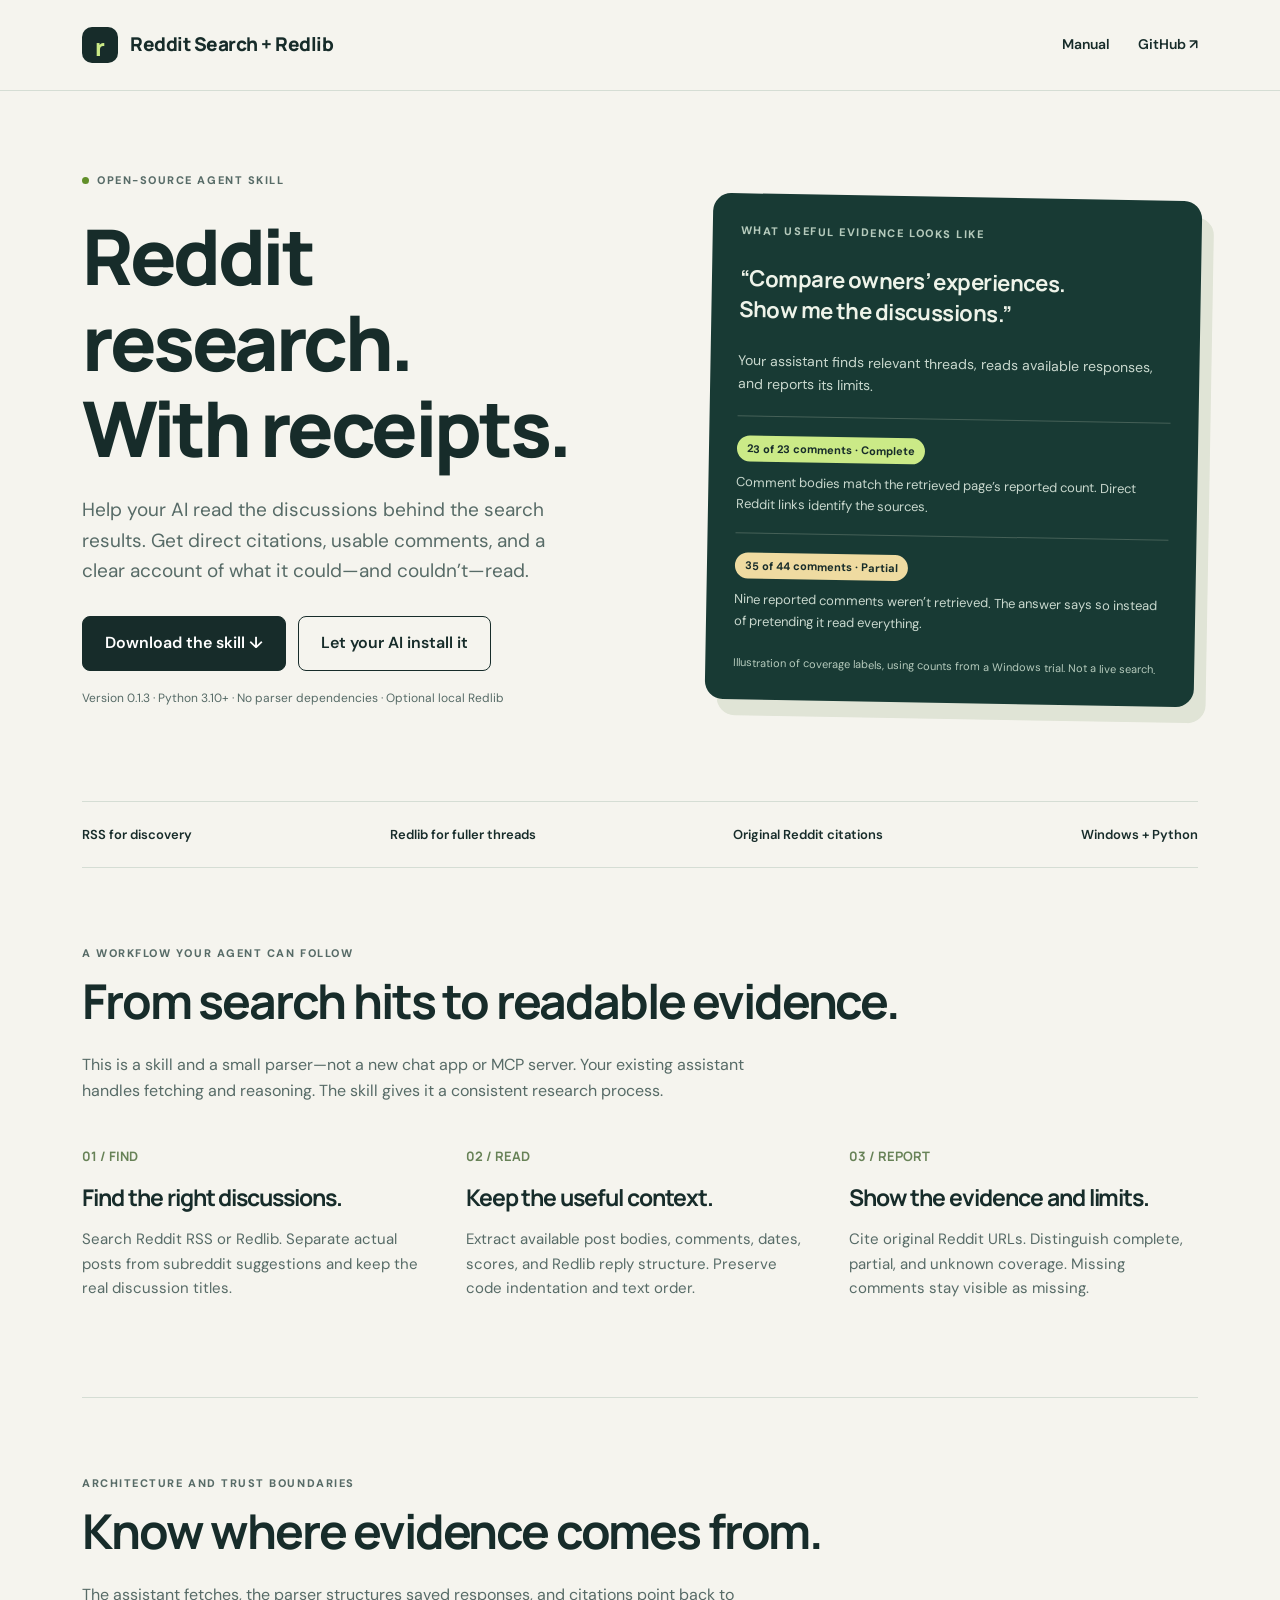
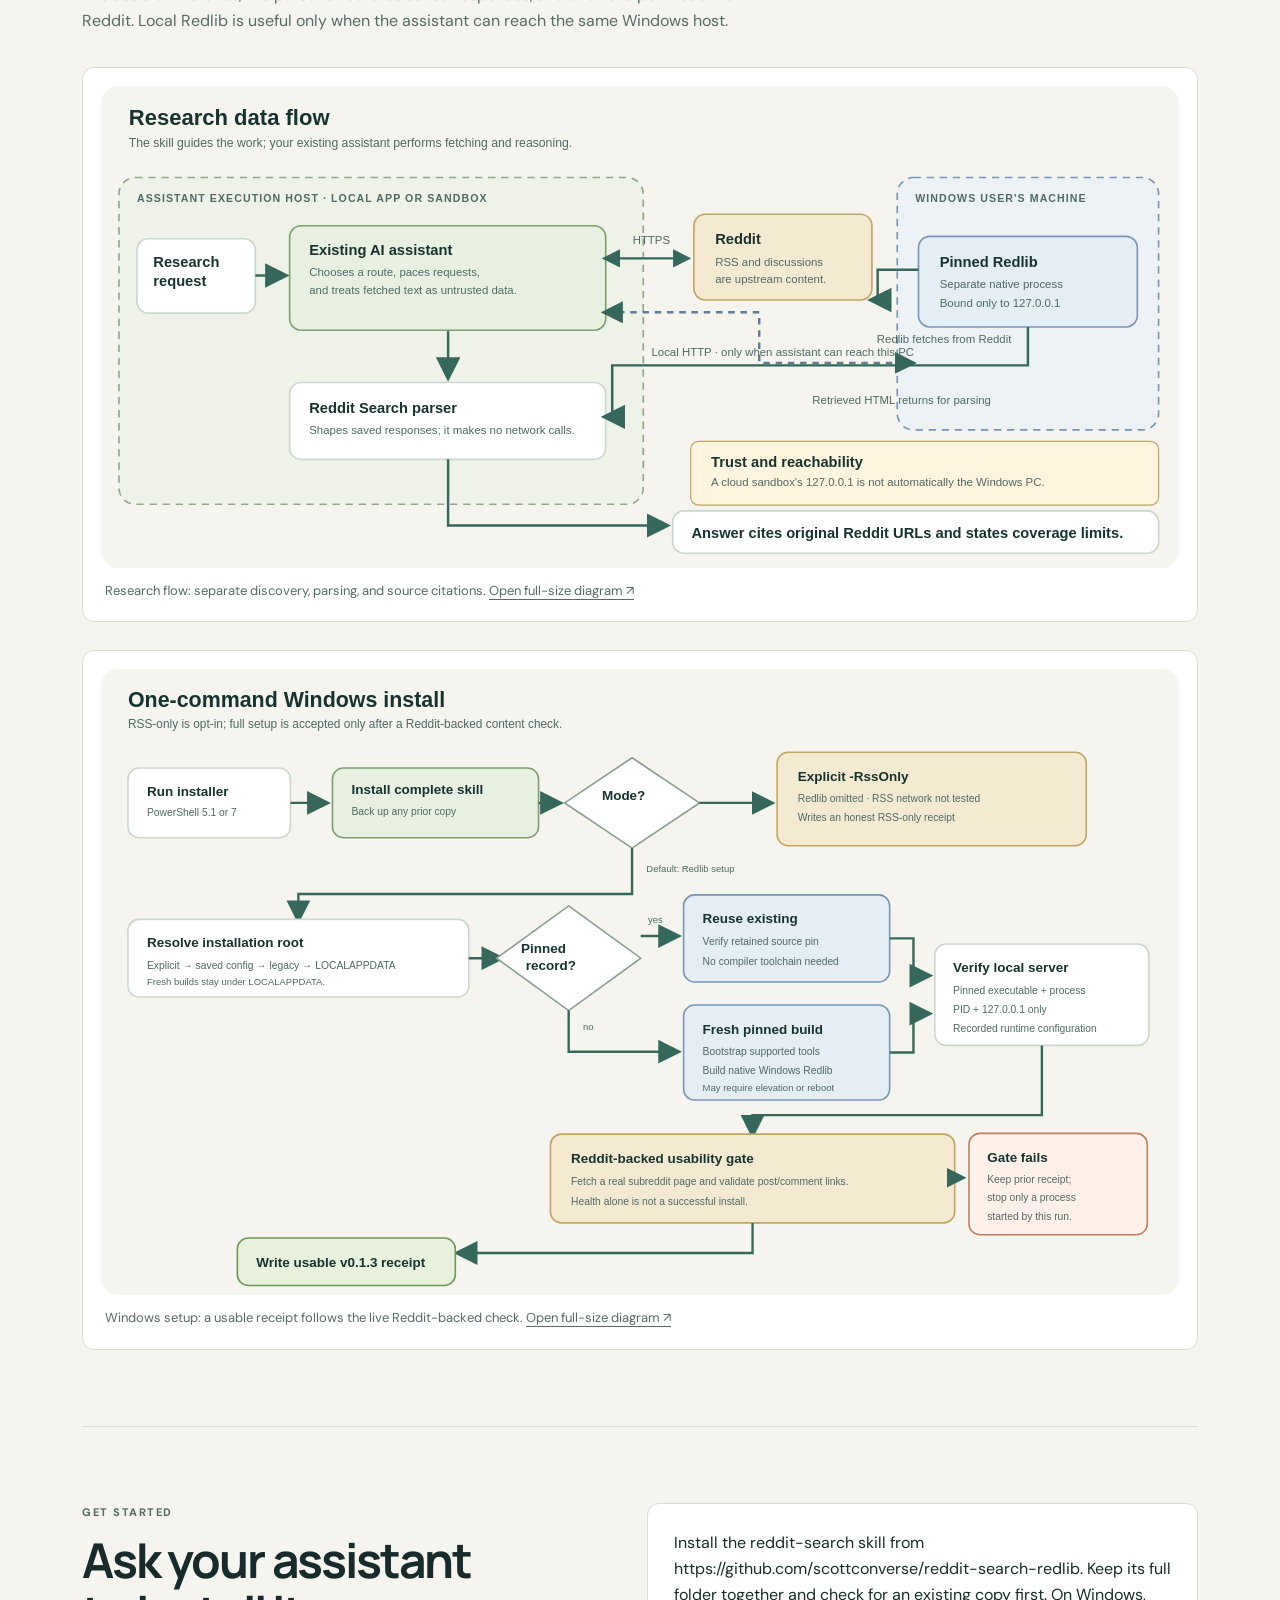
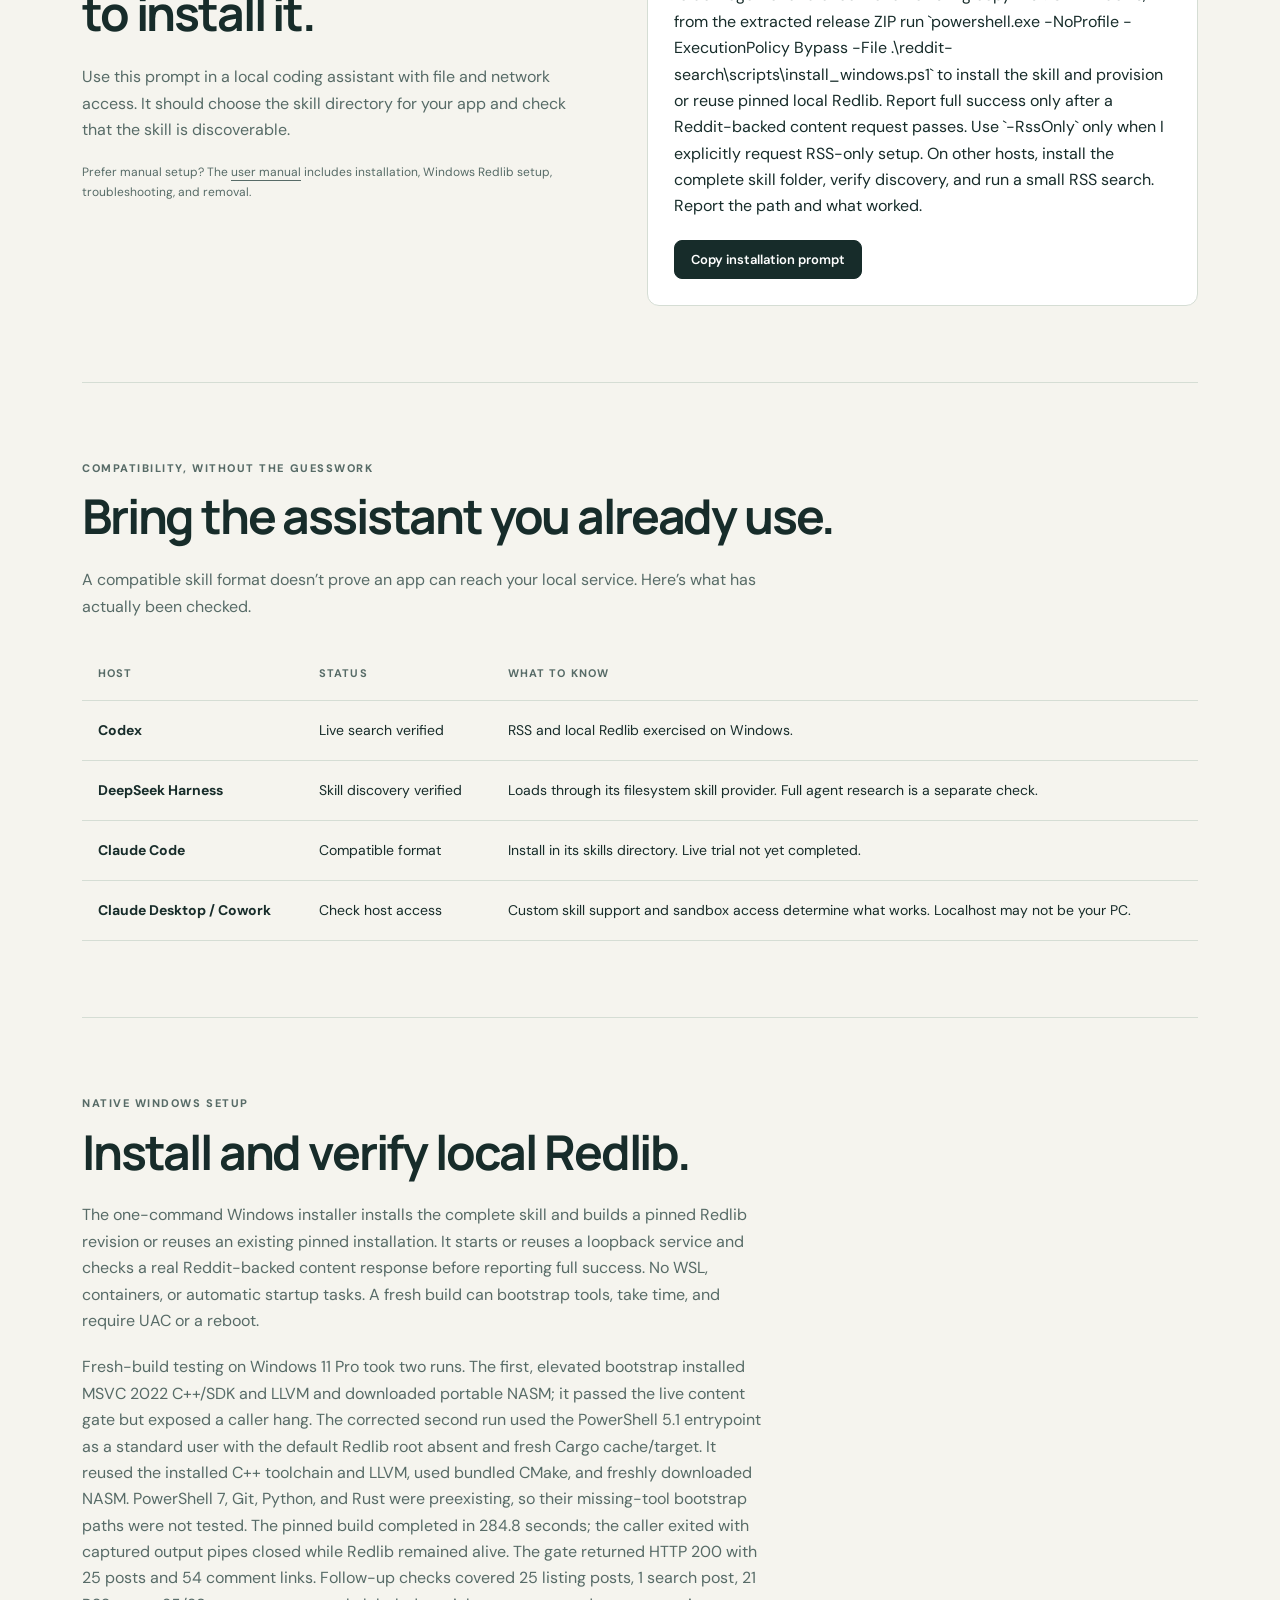
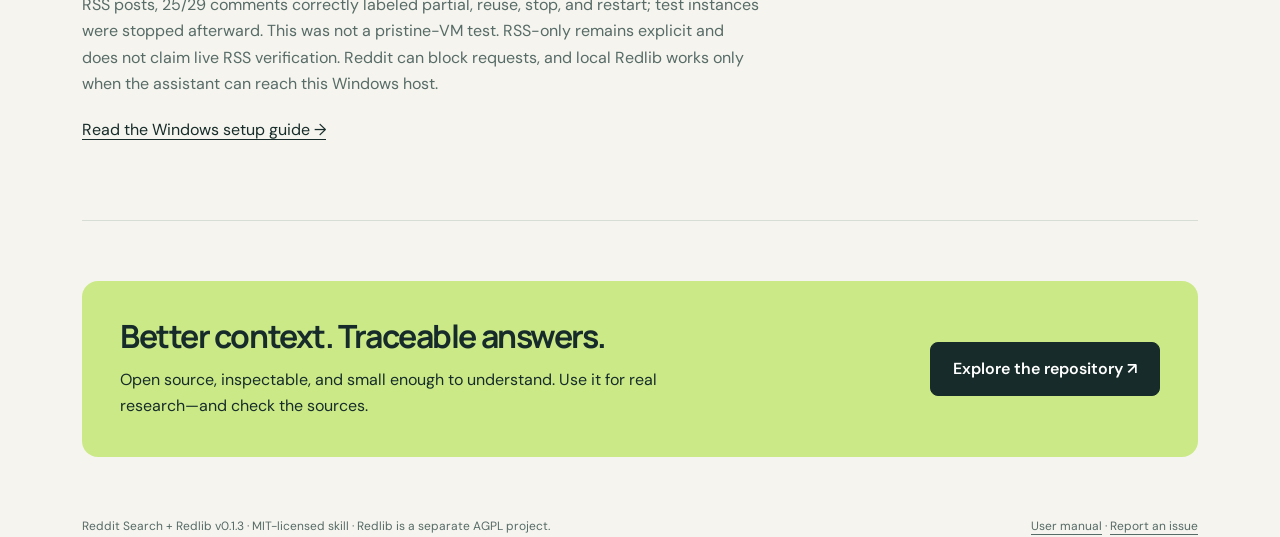
<file: docs/index.html>
<!doctype html>
<html lang="en"><head><meta charset="utf-8"><meta name="viewport" content="width=device-width, initial-scale=1"><meta name="description" content="An open-source agent skill for Reddit research with direct citations, structured comments, and honest coverage. Works with RSS and optional local Redlib."><title>Reddit Search + Redlib — Research with receipts</title><link rel="stylesheet" href="style.css"><link rel="icon" href="data:image/svg+xml,%3Csvg xmlns='http://www.w3.org/2000/svg' viewBox='0 0 64 64'%3E%3Crect width='64' height='64' rx='14' fill='%23172c2a'/%3E%3Ctext x='15' y='46' fill='%23cbea87' font-size='42'%3Er%3C/text%3E%3C/svg%3E"></head>
<body><header><nav class="wrap" aria-label="Main navigation"><a class="brand" href="./"><span class="mark" aria-hidden="true">r</span>Reddit Search + Redlib</a><div class="navlinks"><a href="manual.html">Manual</a><a href="https://github.com/scottconverse/reddit-search-redlib">GitHub ↗</a></div></nav></header>
<main class="wrap"><section class="hero"><div><div class="eyebrow"><span class="dot"></span>Open-source agent skill</div><h1>Reddit research.<br>With receipts.</h1><p class="lede">Help your AI read the discussions behind the search results. Get direct citations, usable comments, and a clear account of what it could—and couldn’t—read.</p><div class="actions"><a class="btn" href="https://github.com/scottconverse/reddit-search-redlib/releases/latest/download/reddit-search-redlib.zip">Download the skill ↓</a><a class="btn secondary" href="#install">Let your AI install it</a></div><p class="small">Version 0.1.3 · Python 3.10+ · No parser dependencies · Optional local Redlib</p></div><aside class="evidence" aria-label="Illustrative research output"><div class="eyebrow">What useful evidence looks like</div><h3>“Compare owners’ experiences.<br>Show me the discussions.”</h3><p class="query">Your assistant finds relevant threads, reads available responses, and reports its limits.</p><div class="evidence-row"><span class="badge">23 of 23 comments · Complete</span><p>Comment bodies match the retrieved page’s reported count. Direct Reddit links identify the sources.</p></div><div class="evidence-row"><span class="badge partial">35 of 44 comments · Partial</span><p>Nine reported comments weren’t retrieved. The answer says so instead of pretending it read everything.</p></div><p class="foot">Illustration of coverage labels, using counts from a Windows trial. Not a live search.</p></aside></section>
<div class="strip"><span>RSS for discovery</span><span>Redlib for fuller threads</span><span>Original Reddit citations</span><span>Windows + Python</span></div>
<section class="section"><div class="eyebrow">A workflow your agent can follow</div><h2>From search hits to readable evidence.</h2><p class="section-intro">This is a skill and a small parser—not a new chat app or MCP server. Your existing assistant handles fetching and reasoning. The skill gives it a consistent research process.</p><div class="cards"><article><span class="num">01 / FIND</span><h3>Find the right discussions.</h3><p>Search Reddit RSS or Redlib. Separate actual posts from subreddit suggestions and keep the real discussion titles.</p></article><article><span class="num">02 / READ</span><h3>Keep the useful context.</h3><p>Extract available post bodies, comments, dates, scores, and Redlib reply structure. Preserve code indentation and text order.</p></article><article><span class="num">03 / REPORT</span><h3>Show the evidence and limits.</h3><p>Cite original Reddit URLs. Distinguish complete, partial, and unknown coverage. Missing comments stay visible as missing.</p></article></div></section>
<section class="section architecture"><div class="eyebrow">Architecture and trust boundaries</div><h2>Know where evidence comes from.</h2><p class="section-intro">The assistant fetches, the parser structures saved responses, and citations point back to Reddit. Local Redlib is useful only when the assistant can reach the same Windows host.</p><div class="architecture-grid"><figure><img src="diagrams/reddit-research-flow.svg" alt="Research flow from the assistant through Reddit RSS or loopback Redlib and the parser to Reddit citations; fetched content is untrusted."><figcaption>Research flow: separate discovery, parsing, and source citations. <a href="diagrams/reddit-research-flow.svg">Open full-size diagram ↗</a></figcaption></figure><figure><img src="diagrams/windows-install-flow.svg" alt="Windows setup flow with an explicit RSS-only branch, pinned Redlib reuse or build, ownership checks, and a Reddit-backed usability gate."><figcaption>Windows setup: a usable receipt follows the live Reddit-backed check. <a href="diagrams/windows-install-flow.svg">Open full-size diagram ↗</a></figcaption></figure></div></section>
<section id="install" class="section install-grid"><div><div class="eyebrow">Get started</div><h2>Ask your assistant<br>to install it.</h2><p class="section-intro">Use this prompt in a local coding assistant with file and network access. It should choose the skill directory for your app and check that the skill is discoverable.</p><p class="small">Prefer manual setup? The <a href="manual.html">user manual</a> includes installation, Windows Redlib setup, troubleshooting, and removal.</p></div><div class="prompt"><p id="install-prompt">Install the reddit-search skill from https://github.com/scottconverse/reddit-search-redlib. Keep its full folder together and check for an existing copy first. On Windows, from the extracted release ZIP run `powershell.exe -NoProfile -ExecutionPolicy Bypass -File .\reddit-search\scripts\install_windows.ps1` to install the skill and provision or reuse pinned local Redlib. Report full success only after a Reddit-backed content request passes. Use `-RssOnly` only when I explicitly request RSS-only setup. On other hosts, install the complete skill folder, verify discovery, and run a small RSS search. Report the path and what worked.</p><button class="btn" id="copy-prompt" type="button">Copy installation prompt</button><span class="copy-status" id="copy-status" role="status"></span></div></section>
<section class="section"><div class="eyebrow">Compatibility, without the guesswork</div><h2>Bring the assistant you already use.</h2><p class="section-intro">A compatible skill format doesn’t prove an app can reach your local service. Here’s what has actually been checked.</p><table class="compat"><thead><tr><th>Host</th><th>Status</th><th>What to know</th></tr></thead><tbody><tr><td>Codex</td><td>Live search verified</td><td>RSS and local Redlib exercised on Windows.</td></tr><tr><td>DeepSeek Harness</td><td>Skill discovery verified</td><td>Loads through its filesystem skill provider. Full agent research is a separate check.</td></tr><tr><td>Claude Code</td><td>Compatible format</td><td>Install in its skills directory. Live trial not yet completed.</td></tr><tr><td>Claude Desktop / Cowork</td><td>Check host access</td><td>Custom skill support and sandbox access determine what works. Localhost may not be your PC.</td></tr></tbody></table></section>
<section class="section"><div class="eyebrow">Native Windows setup</div><h2>Install and verify local Redlib.</h2><p class="section-intro">The one-command Windows installer installs the complete skill and builds a pinned Redlib revision or reuses an existing pinned installation. It starts or reuses a loopback service and checks a real Reddit-backed content response before reporting full success. No WSL, containers, or automatic startup tasks. A fresh build can bootstrap tools, take time, and require UAC or a reboot.</p><p class="section-intro">Fresh-build testing on Windows 11 Pro took two runs. The first, elevated bootstrap installed MSVC 2022 C++/SDK and LLVM and downloaded portable NASM; it passed the live content gate but exposed a caller hang. The corrected second run used the PowerShell 5.1 entrypoint as a standard user with the default Redlib root absent and fresh Cargo cache/target. It reused the installed C++ toolchain and LLVM, used bundled CMake, and freshly downloaded NASM. PowerShell 7, Git, Python, and Rust were preexisting, so their missing-tool bootstrap paths were not tested. The pinned build completed in 284.8 seconds; the caller exited with captured output pipes closed while Redlib remained alive. The gate returned HTTP 200 with 25 posts and 54 comment links. Follow-up checks covered 25 listing posts, 1 search post, 21 RSS posts, 25/29 comments correctly labeled partial, reuse, stop, and restart; test instances were stopped afterward. This was not a pristine-VM test. RSS-only remains explicit and does not claim live RSS verification. Reddit can block requests, and local Redlib works only when the assistant can reach this Windows host.</p><a href="manual.html#4-optional-local-redlib-on-windows">Read the Windows setup guide →</a></section>
<section class="closing"><div><h2>Better context. Traceable answers.</h2><p>Open source, inspectable, and small enough to understand. Use it for real research—and check the sources.</p></div><a class="btn" href="https://github.com/scottconverse/reddit-search-redlib">Explore the repository ↗</a></section></main>
<footer class="wrap"><span>Reddit Search + Redlib v0.1.3 · MIT-licensed skill · Redlib is a separate AGPL project.</span><span><a href="manual.html">User manual</a> · <a href="https://github.com/scottconverse/reddit-search-redlib/issues">Report an issue</a></span></footer>
<script>document.getElementById('copy-prompt').addEventListener('click',async()=>{const status=document.getElementById('copy-status');try{await navigator.clipboard.writeText(document.getElementById('install-prompt').textContent);status.textContent='Copied.'}catch{status.textContent='Select and copy the prompt above.'}});</script></body></html>
</file>
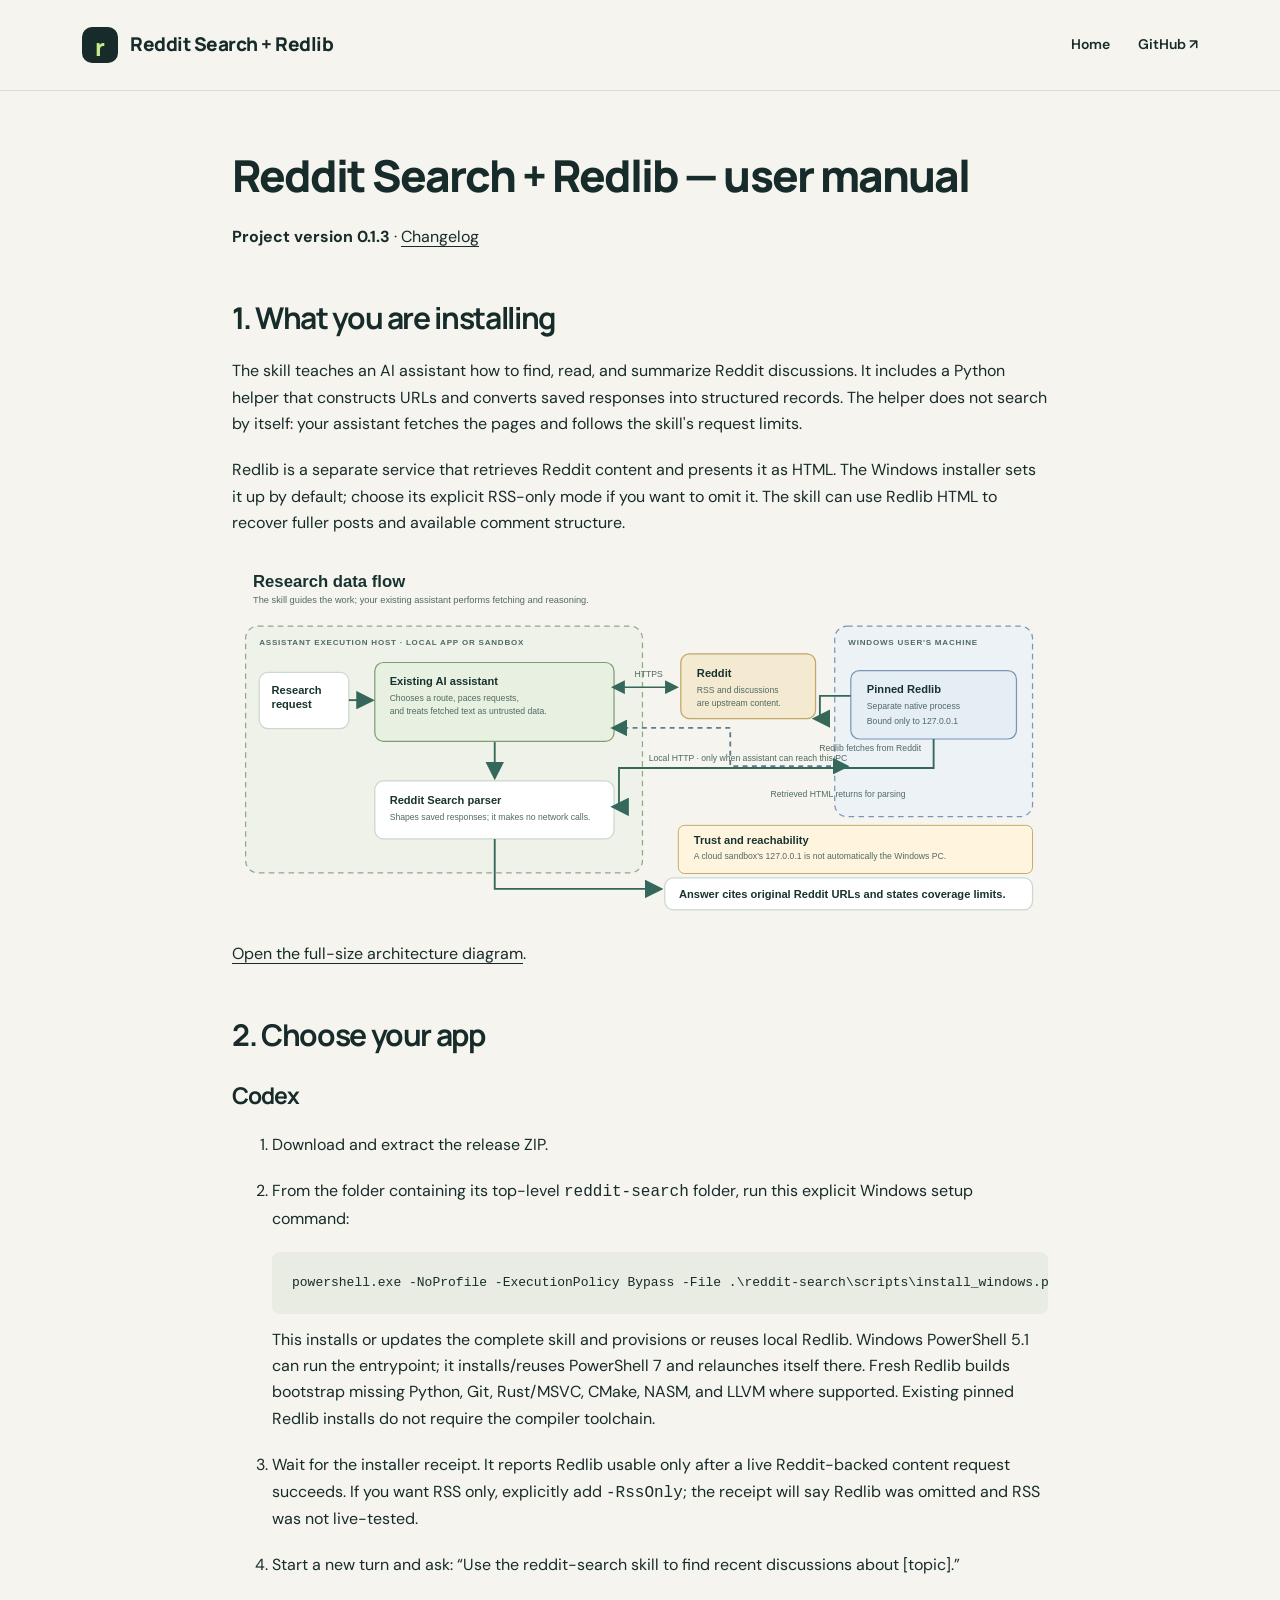
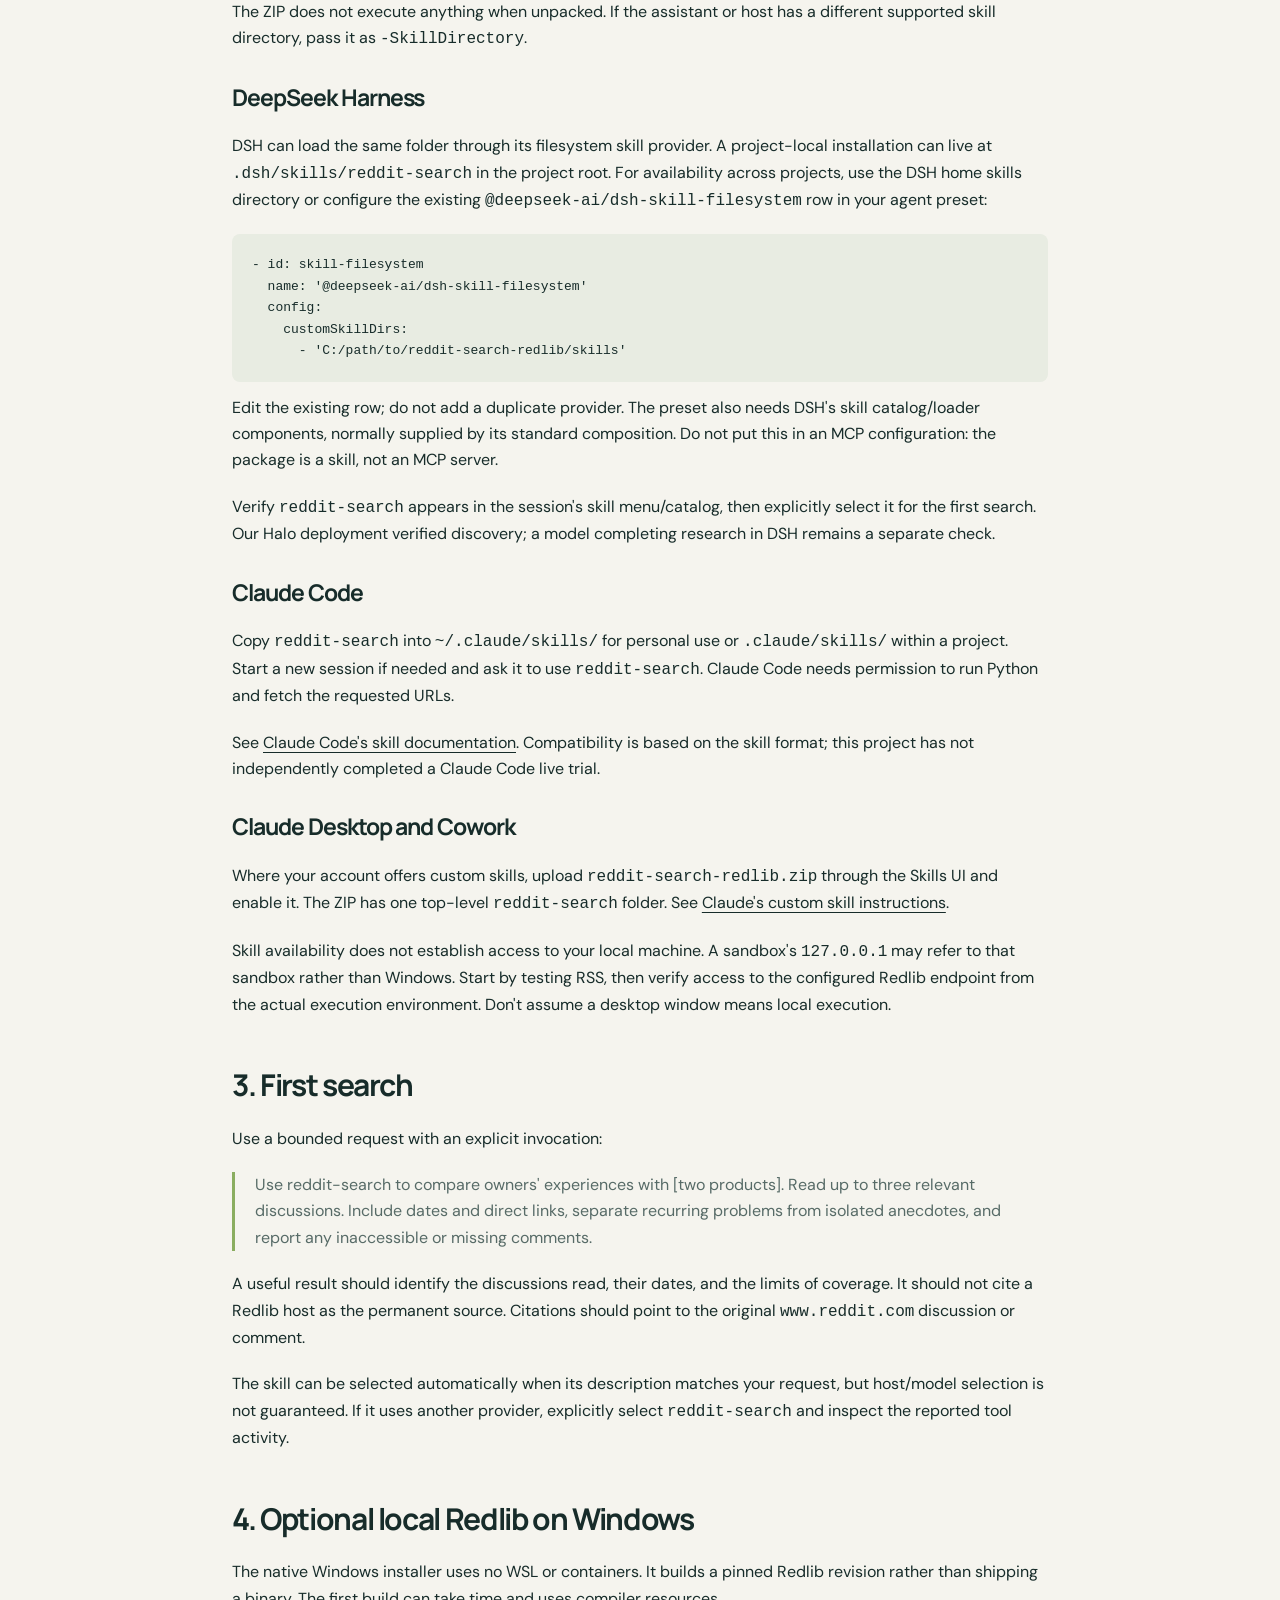
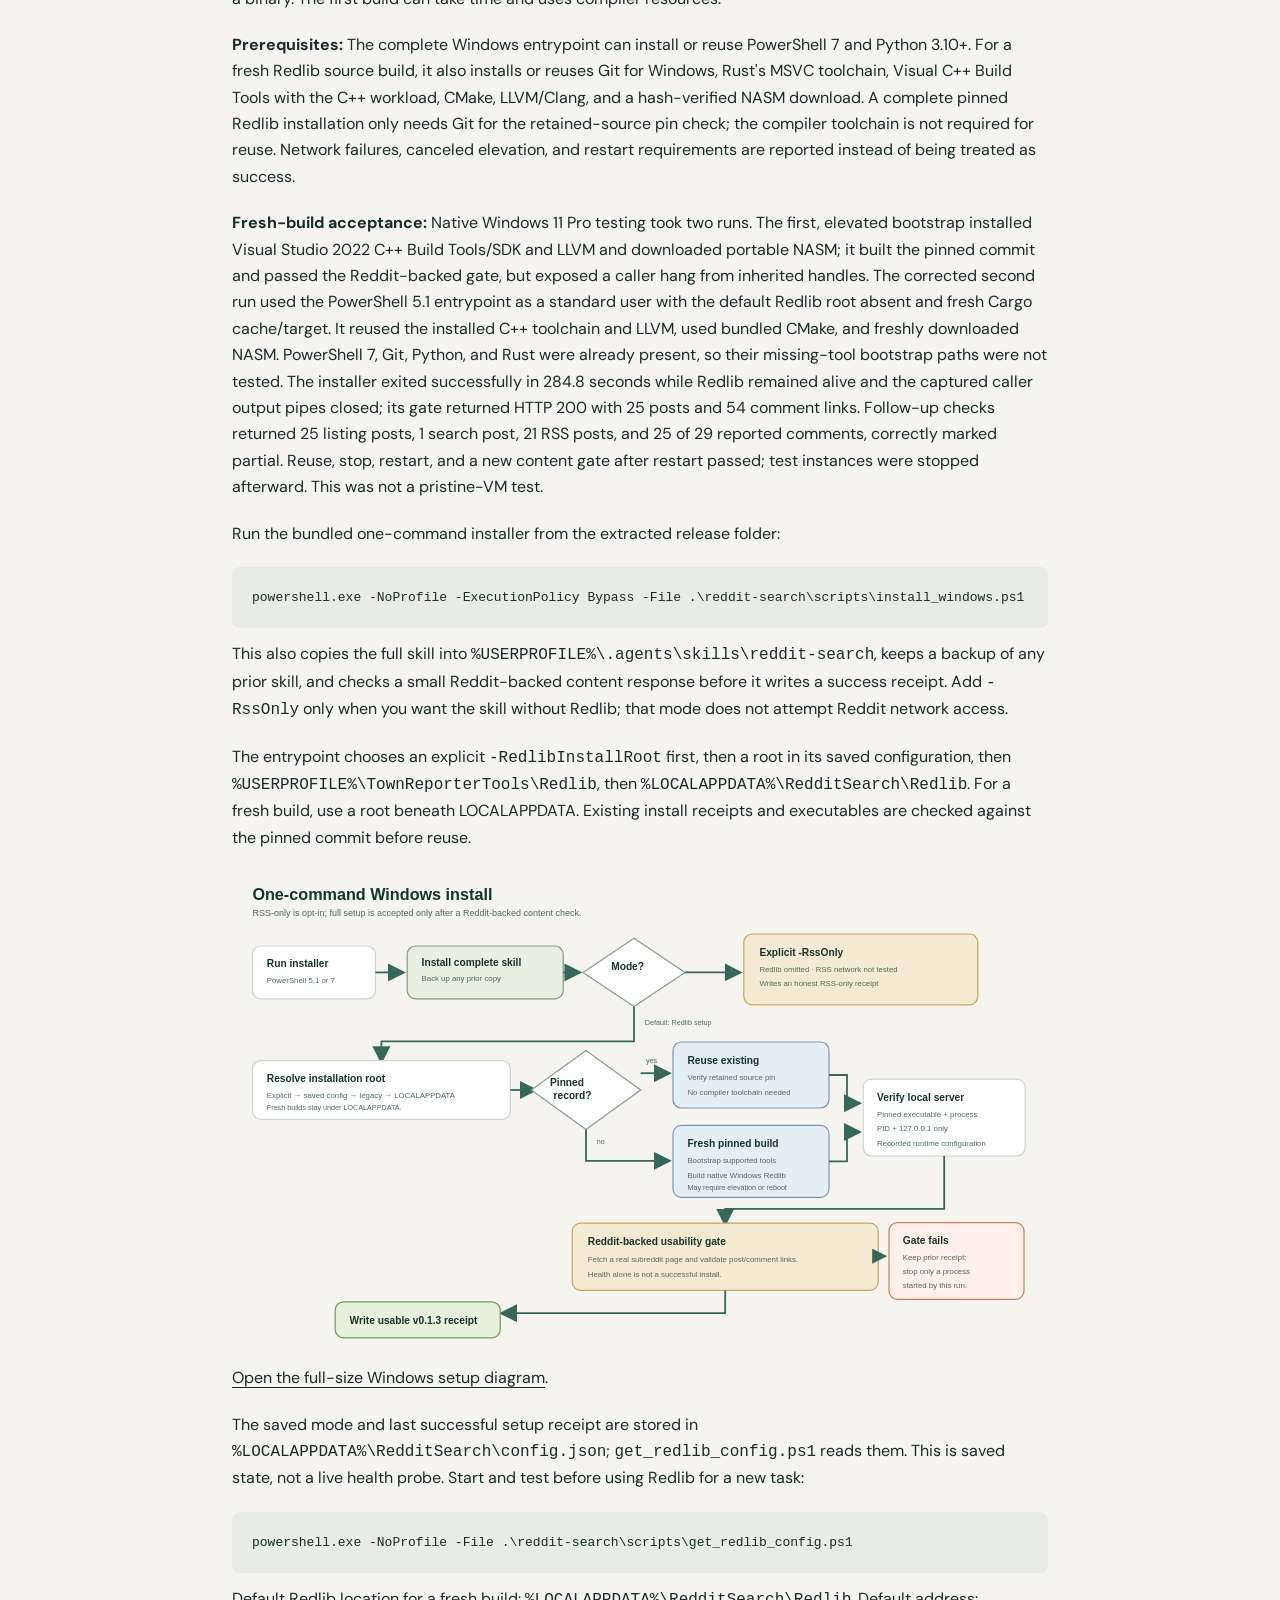
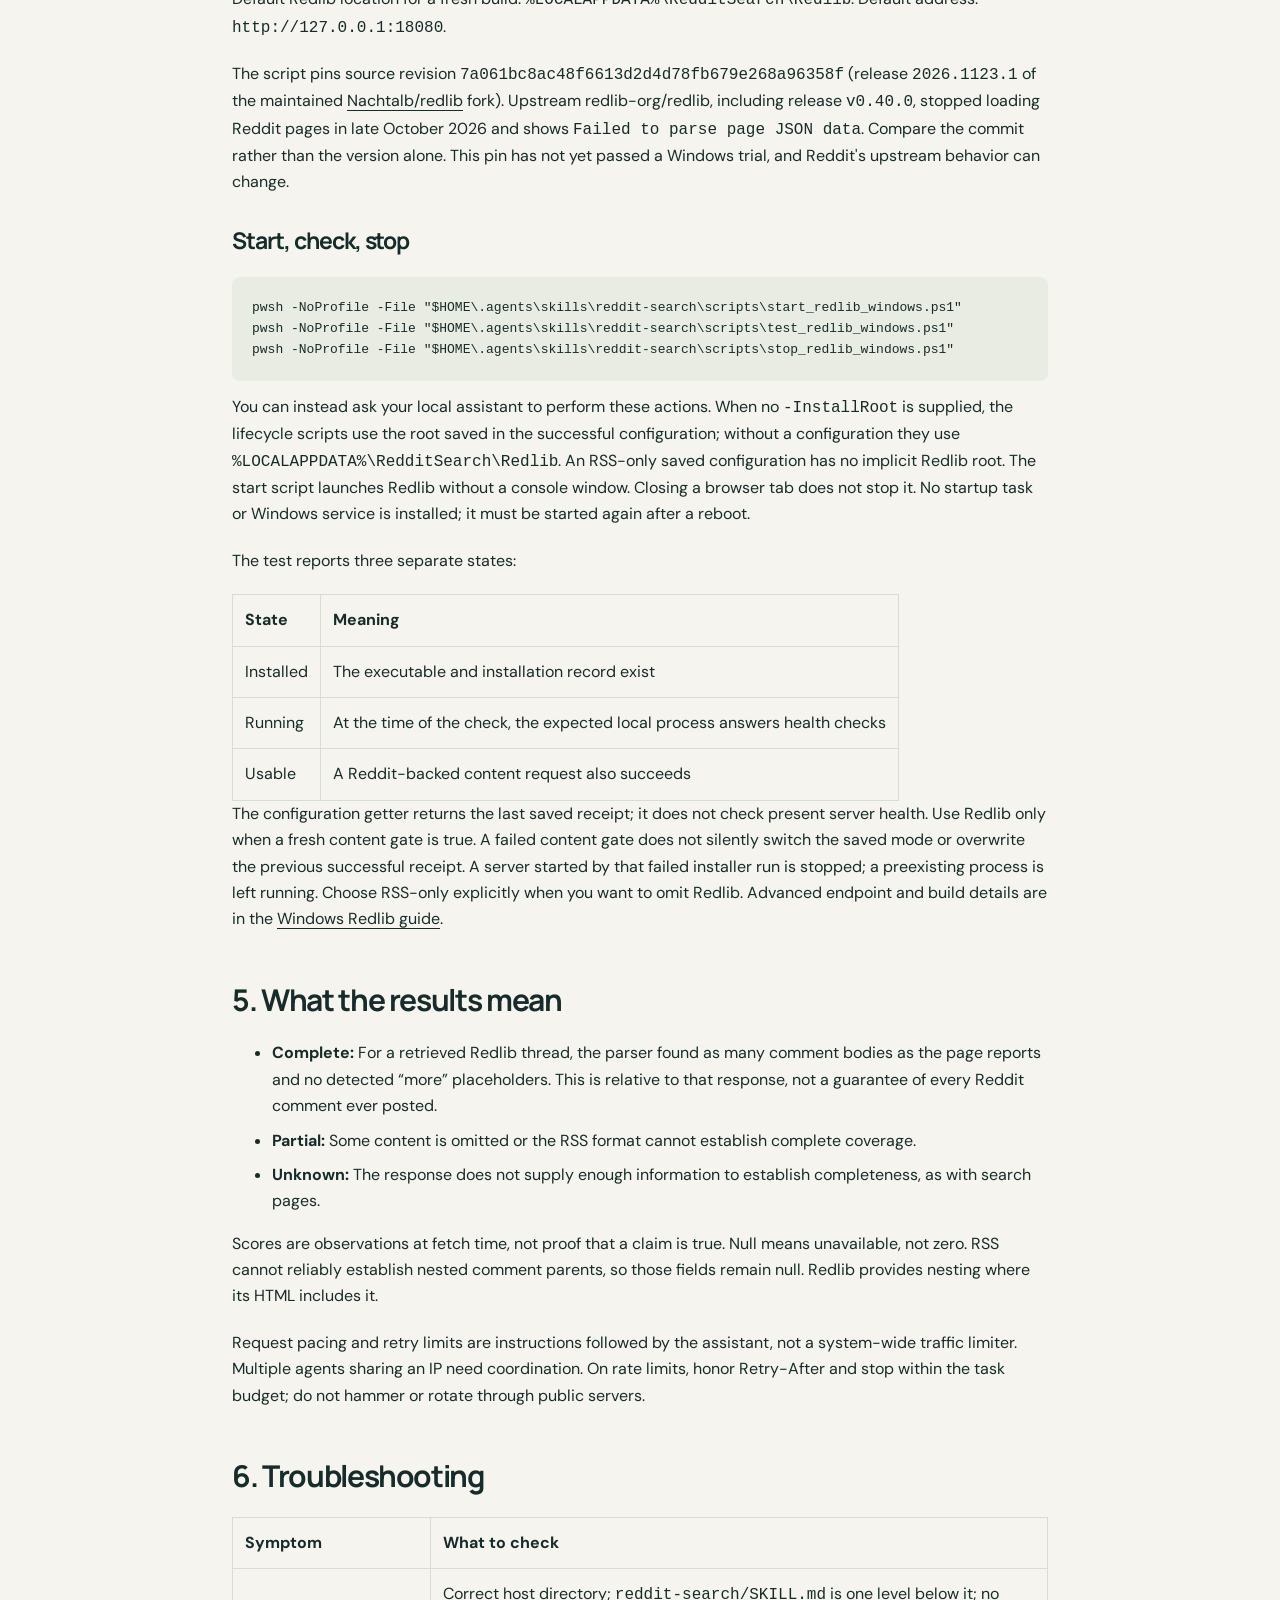
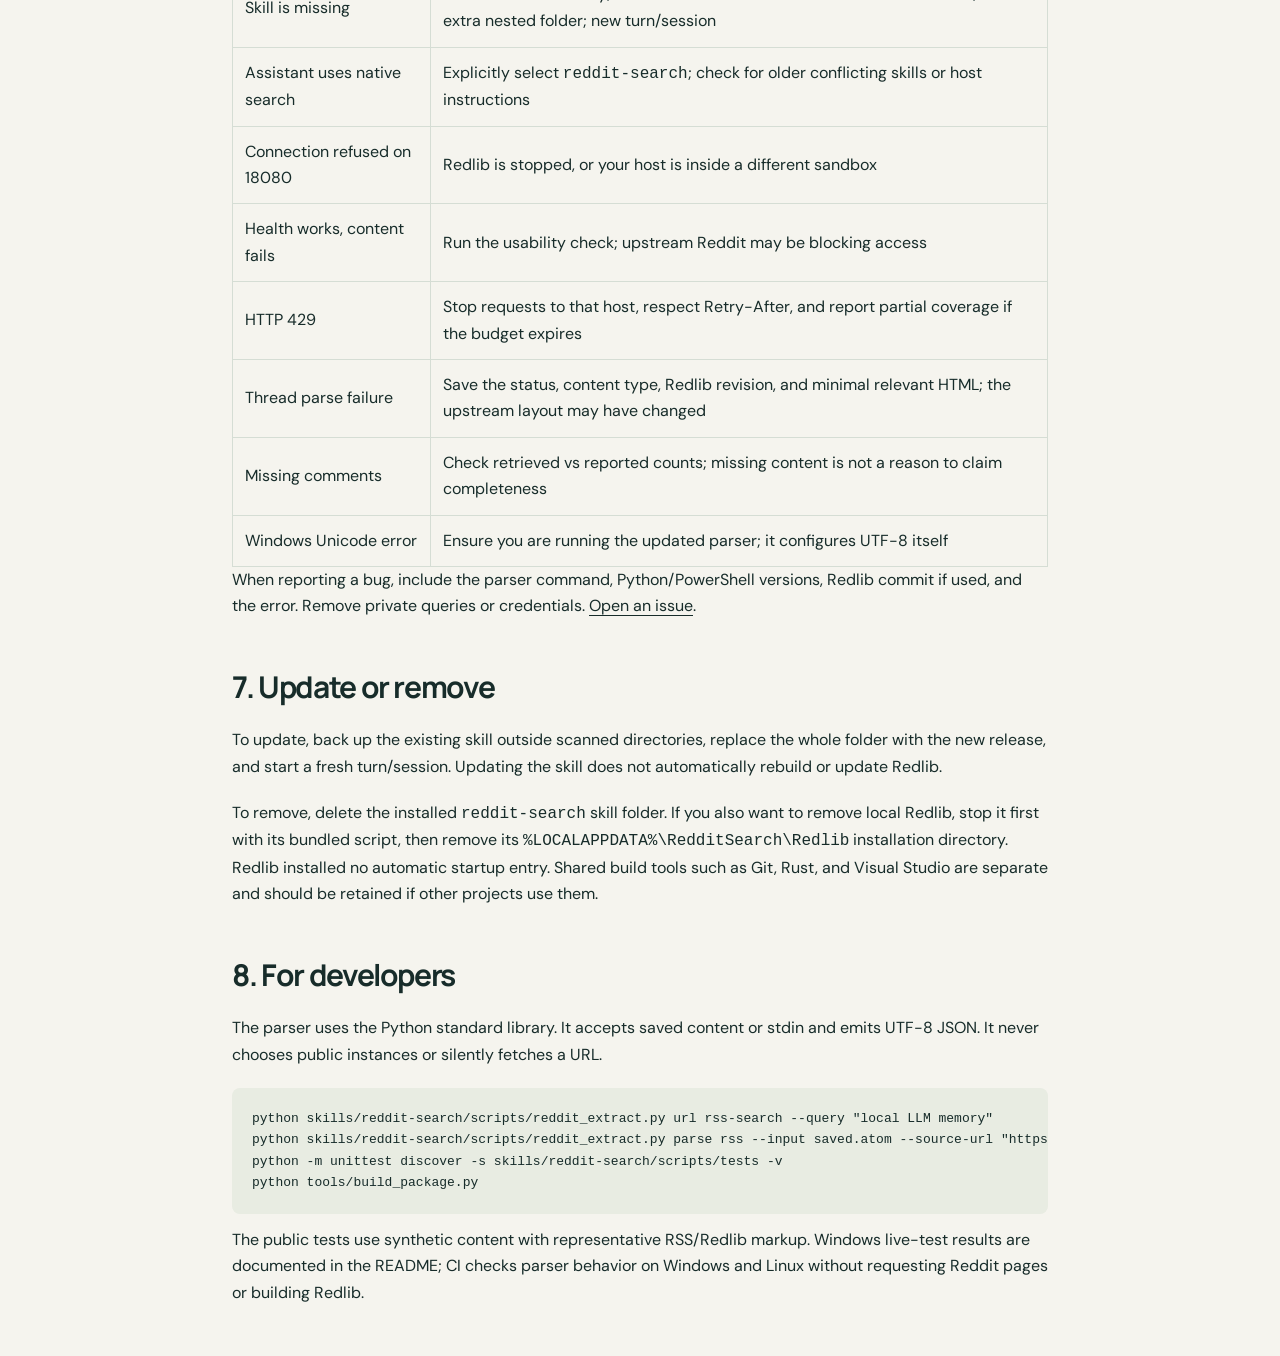
<file: docs/manual.html>
<!doctype html><html lang="en"><head><meta charset="utf-8"><meta name="viewport" content="width=device-width, initial-scale=1"><meta name="description" content="Installation, everyday use, Windows Redlib setup, troubleshooting, and removal for the Reddit Search + Redlib agent skill."><title>User manual — Reddit Search + Redlib v0.1.3</title><link rel="stylesheet" href="style.css"></head><body><header><nav class="wrap" aria-label="Main navigation"><a class="brand" href="./"><span class="mark" aria-hidden="true">r</span>Reddit Search + Redlib</a><div class="navlinks"><a href="./">Home</a><a href="https://github.com/scottconverse/reddit-search-redlib">GitHub ↗</a></div></nav></header><main class="manual"><h1 id="reddit-search--redlib--user-manual">Reddit Search + Redlib — user manual</h1>
<p><strong>Project version 0.1.3</strong> · <a href="https://github.com/scottconverse/reddit-search-redlib/blob/main/CHANGELOG.md">Changelog</a></p>
<h2 id="1-what-you-are-installing">1. What you are installing</h2>
<p>The skill teaches an AI assistant how to find, read, and summarize Reddit discussions. It includes a Python helper that constructs URLs and converts saved responses into structured records. The helper does not search by itself: your assistant fetches the pages and follows the skill's request limits.</p>
<p>Redlib is a separate service that retrieves Reddit content and presents it as HTML. The Windows installer sets it up by default; choose its explicit RSS-only mode if you want to omit it. The skill can use Redlib HTML to recover fuller posts and available comment structure.</p>
<p><img src="diagrams/reddit-research-flow.svg" alt="Architecture drawing showing the assistant, Reddit RSS, same-host loopback Redlib, parser, trust boundaries, and citation output." /></p>
<p><a href="diagrams/reddit-research-flow.svg">Open the full-size architecture diagram</a>.</p>
<h2 id="2-choose-your-app">2. Choose your app</h2>
<h3 id="codex">Codex</h3>
<ol>
<li><p>Download and extract the release ZIP.</p>
</li>
<li><p>From the folder containing its top-level <code>reddit-search</code> folder, run this explicit Windows setup command:</p>
<pre><code class="language-powershell">powershell.exe -NoProfile -ExecutionPolicy Bypass -File .\reddit-search\scripts\install_windows.ps1
</code></pre>
<p>This installs or updates the complete skill and provisions or reuses local Redlib. Windows PowerShell 5.1 can run the entrypoint; it installs/reuses PowerShell 7 and relaunches itself there. Fresh Redlib builds bootstrap missing Python, Git, Rust/MSVC, CMake, NASM, and LLVM where supported. Existing pinned Redlib installs do not require the compiler toolchain.</p>
</li>
<li><p>Wait for the installer receipt. It reports Redlib usable only after a live Reddit-backed content request succeeds. If you want RSS only, explicitly add <code>-RssOnly</code>; the receipt will say Redlib was omitted and RSS was not live-tested.</p>
</li>
<li><p>Start a new turn and ask: “Use the reddit-search skill to find recent discussions about [topic].”</p>
</li>
</ol>
<p>The ZIP does not execute anything when unpacked. If the assistant or host has a different supported skill directory, pass it as <code>-SkillDirectory</code>.</p>
<h3 id="deepseek-harness">DeepSeek Harness</h3>
<p>DSH can load the same folder through its filesystem skill provider. A project-local installation can live at <code>.dsh/skills/reddit-search</code> in the project root. For availability across projects, use the DSH home skills directory or configure the existing <code>@deepseek-ai/dsh-skill-filesystem</code> row in your agent preset:</p>
<pre><code class="language-yaml">- id: skill-filesystem
  name: '@deepseek-ai/dsh-skill-filesystem'
  config:
    customSkillDirs:
      - 'C:/path/to/reddit-search-redlib/skills'
</code></pre>
<p>Edit the existing row; do not add a duplicate provider. The preset also needs DSH's skill catalog/loader components, normally supplied by its standard composition. Do not put this in an MCP configuration: the package is a skill, not an MCP server.</p>
<p>Verify <code>reddit-search</code> appears in the session's skill menu/catalog, then explicitly select it for the first search. Our Halo deployment verified discovery; a model completing research in DSH remains a separate check.</p>
<h3 id="claude-code">Claude Code</h3>
<p>Copy <code>reddit-search</code> into <code>~/.claude/skills/</code> for personal use or <code>.claude/skills/</code> within a project. Start a new session if needed and ask it to use <code>reddit-search</code>. Claude Code needs permission to run Python and fetch the requested URLs.</p>
<p>See <a href="https://code.claude.com/docs/en/skills">Claude Code's skill documentation</a>. Compatibility is based on the skill format; this project has not independently completed a Claude Code live trial.</p>
<h3 id="claude-desktop-and-cowork">Claude Desktop and Cowork</h3>
<p>Where your account offers custom skills, upload <code>reddit-search-redlib.zip</code> through the Skills UI and enable it. The ZIP has one top-level <code>reddit-search</code> folder. See <a href="https://support.claude.com/en/articles/12512198-how-to-create-custom-skills">Claude's custom skill instructions</a>.</p>
<p>Skill availability does not establish access to your local machine. A sandbox's <code>127.0.0.1</code> may refer to that sandbox rather than Windows. Start by testing RSS, then verify access to the configured Redlib endpoint from the actual execution environment. Don't assume a desktop window means local execution.</p>
<h2 id="3-first-search">3. First search</h2>
<p>Use a bounded request with an explicit invocation:</p>
<blockquote>
<p>Use reddit-search to compare owners' experiences with [two products]. Read up to three relevant discussions. Include dates and direct links, separate recurring problems from isolated anecdotes, and report any inaccessible or missing comments.</p>
</blockquote>
<p>A useful result should identify the discussions read, their dates, and the limits of coverage. It should not cite a Redlib host as the permanent source. Citations should point to the original <code>www.reddit.com</code> discussion or comment.</p>
<p>The skill can be selected automatically when its description matches your request, but host/model selection is not guaranteed. If it uses another provider, explicitly select <code>reddit-search</code> and inspect the reported tool activity.</p>
<h2 id="4-optional-local-redlib-on-windows">4. Optional local Redlib on Windows</h2>
<p>The native Windows installer uses no WSL or containers. It builds a pinned Redlib revision rather than shipping a binary. The first build can take time and uses compiler resources.</p>
<p><strong>Prerequisites:</strong> The complete Windows entrypoint can install or reuse PowerShell 7 and Python 3.10+. For a fresh Redlib source build, it also installs or reuses Git for Windows, Rust's MSVC toolchain, Visual C++ Build Tools with the C++ workload, CMake, LLVM/Clang, and a hash-verified NASM download. A complete pinned Redlib installation only needs Git for the retained-source pin check; the compiler toolchain is not required for reuse. Network failures, canceled elevation, and restart requirements are reported instead of being treated as success.</p>
<p><strong>Fresh-build acceptance:</strong> Native Windows 11 Pro testing took two runs. The first, elevated bootstrap installed Visual Studio 2022 C++ Build Tools/SDK and LLVM and downloaded portable NASM; it built the pinned commit and passed the Reddit-backed gate, but exposed a caller hang from inherited handles. The corrected second run used the PowerShell 5.1 entrypoint as a standard user with the default Redlib root absent and fresh Cargo cache/target. It reused the installed C++ toolchain and LLVM, used bundled CMake, and freshly downloaded NASM. PowerShell 7, Git, Python, and Rust were already present, so their missing-tool bootstrap paths were not tested. The installer exited successfully in 284.8 seconds while Redlib remained alive and the captured caller output pipes closed; its gate returned HTTP 200 with 25 posts and 54 comment links. Follow-up checks returned 25 listing posts, 1 search post, 21 RSS posts, and 25 of 29 reported comments, correctly marked partial. Reuse, stop, restart, and a new content gate after restart passed; test instances were stopped afterward. This was not a pristine-VM test.</p>
<p>Run the bundled one-command installer from the extracted release folder:</p>
<pre><code class="language-powershell">powershell.exe -NoProfile -ExecutionPolicy Bypass -File .\reddit-search\scripts\install_windows.ps1
</code></pre>
<p>This also copies the full skill into <code>%USERPROFILE%\.agents\skills\reddit-search</code>, keeps a backup of any prior skill, and checks a small Reddit-backed content response before it writes a success receipt. Add <code>-RssOnly</code> only when you want the skill without Redlib; that mode does not attempt Reddit network access.</p>
<p>The entrypoint chooses an explicit <code>-RedlibInstallRoot</code> first, then a root in its saved configuration, then <code>%USERPROFILE%\TownReporterTools\Redlib</code>, then <code>%LOCALAPPDATA%\RedditSearch\Redlib</code>. For a fresh build, use a root beneath LOCALAPPDATA. Existing install receipts and executables are checked against the pinned commit before reuse.</p>
<p><img src="diagrams/windows-install-flow.svg" alt="Windows install flow showing explicit RSS-only mode and the pinned Redlib reuse/build paths, then the live usability gate and failure cleanup." /></p>
<p><a href="diagrams/windows-install-flow.svg">Open the full-size Windows setup diagram</a>.</p>
<p>The saved mode and last successful setup receipt are stored in <code>%LOCALAPPDATA%\RedditSearch\config.json</code>; <code>get_redlib_config.ps1</code> reads them. This is saved state, not a live health probe. Start and test before using Redlib for a new task:</p>
<pre><code class="language-powershell">powershell.exe -NoProfile -File .\reddit-search\scripts\get_redlib_config.ps1
</code></pre>
<p>Default Redlib location for a fresh build: <code>%LOCALAPPDATA%\RedditSearch\Redlib</code>.
Default address: <code>http://127.0.0.1:18080</code>.</p>
<p>The script pins source revision <code>7a061bc8ac48f6613d2d4d78fb679e268a96358f</code> (release <code>2026.1123.1</code> of the maintained <a href="https://github.com/Nachtalb/redlib">Nachtalb/redlib</a> fork). Upstream redlib-org/redlib, including release <code>v0.40.0</code>, stopped loading Reddit pages in late October 2026 and shows <code>Failed to parse page JSON data</code>. Compare the commit rather than the version alone. This pin has not yet passed a Windows trial, and Reddit's upstream behavior can change.</p>
<h3 id="start-check-stop">Start, check, stop</h3>
<pre><code class="language-powershell">pwsh -NoProfile -File &quot;$HOME\.agents\skills\reddit-search\scripts\start_redlib_windows.ps1&quot;
pwsh -NoProfile -File &quot;$HOME\.agents\skills\reddit-search\scripts\test_redlib_windows.ps1&quot;
pwsh -NoProfile -File &quot;$HOME\.agents\skills\reddit-search\scripts\stop_redlib_windows.ps1&quot;
</code></pre>
<p>You can instead ask your local assistant to perform these actions. When no <code>-InstallRoot</code> is supplied, the lifecycle scripts use the root saved in the successful configuration; without a configuration they use <code>%LOCALAPPDATA%\RedditSearch\Redlib</code>. An RSS-only saved configuration has no implicit Redlib root. The start script launches Redlib without a console window. Closing a browser tab does not stop it. No startup task or Windows service is installed; it must be started again after a reboot.</p>
<p>The test reports three separate states:</p>
<table>
<thead>
<tr>
<th>State</th>
<th>Meaning</th>
</tr>
</thead>
<tbody>
<tr>
<td>Installed</td>
<td>The executable and installation record exist</td>
</tr>
<tr>
<td>Running</td>
<td>At the time of the check, the expected local process answers health checks</td>
</tr>
<tr>
<td>Usable</td>
<td>A Reddit-backed content request also succeeds</td>
</tr>
</tbody>
</table>
<p>The configuration getter returns the last saved receipt; it does not check present server health. Use Redlib only when a fresh content gate is true. A failed content gate does not silently switch the saved mode or overwrite the previous successful receipt. A server started by that failed installer run is stopped; a preexisting process is left running. Choose RSS-only explicitly when you want to omit Redlib. Advanced endpoint and build details are in the <a href="https://github.com/scottconverse/reddit-search-redlib/blob/main/skills/reddit-search/references/windows-redlib.md">Windows Redlib guide</a>.</p>
<h2 id="5-what-the-results-mean">5. What the results mean</h2>
<ul>
<li><strong>Complete:</strong> For a retrieved Redlib thread, the parser found as many comment bodies as the page reports and no detected “more” placeholders. This is relative to that response, not a guarantee of every Reddit comment ever posted.</li>
<li><strong>Partial:</strong> Some content is omitted or the RSS format cannot establish complete coverage.</li>
<li><strong>Unknown:</strong> The response does not supply enough information to establish completeness, as with search pages.</li>
</ul>
<p>Scores are observations at fetch time, not proof that a claim is true. Null means unavailable, not zero. RSS cannot reliably establish nested comment parents, so those fields remain null. Redlib provides nesting where its HTML includes it.</p>
<p>Request pacing and retry limits are instructions followed by the assistant, not a system-wide traffic limiter. Multiple agents sharing an IP need coordination. On rate limits, honor Retry-After and stop within the task budget; do not hammer or rotate through public servers.</p>
<h2 id="6-troubleshooting">6. Troubleshooting</h2>
<table>
<thead>
<tr>
<th>Symptom</th>
<th>What to check</th>
</tr>
</thead>
<tbody>
<tr>
<td>Skill is missing</td>
<td>Correct host directory; <code>reddit-search/SKILL.md</code> is one level below it; no extra nested folder; new turn/session</td>
</tr>
<tr>
<td>Assistant uses native search</td>
<td>Explicitly select <code>reddit-search</code>; check for older conflicting skills or host instructions</td>
</tr>
<tr>
<td>Connection refused on 18080</td>
<td>Redlib is stopped, or your host is inside a different sandbox</td>
</tr>
<tr>
<td>Health works, content fails</td>
<td>Run the usability check; upstream Reddit may be blocking access</td>
</tr>
<tr>
<td>HTTP 429</td>
<td>Stop requests to that host, respect Retry-After, and report partial coverage if the budget expires</td>
</tr>
<tr>
<td>Thread parse failure</td>
<td>Save the status, content type, Redlib revision, and minimal relevant HTML; the upstream layout may have changed</td>
</tr>
<tr>
<td>Missing comments</td>
<td>Check retrieved vs reported counts; missing content is not a reason to claim completeness</td>
</tr>
<tr>
<td>Windows Unicode error</td>
<td>Ensure you are running the updated parser; it configures UTF-8 itself</td>
</tr>
</tbody>
</table>
<p>When reporting a bug, include the parser command, Python/PowerShell versions, Redlib commit if used, and the error. Remove private queries or credentials. <a href="https://github.com/scottconverse/reddit-search-redlib/issues">Open an issue</a>.</p>
<h2 id="7-update-or-remove">7. Update or remove</h2>
<p>To update, back up the existing skill outside scanned directories, replace the whole folder with the new release, and start a fresh turn/session. Updating the skill does not automatically rebuild or update Redlib.</p>
<p>To remove, delete the installed <code>reddit-search</code> skill folder. If you also want to remove local Redlib, stop it first with its bundled script, then remove its <code>%LOCALAPPDATA%\RedditSearch\Redlib</code> installation directory. Redlib installed no automatic startup entry. Shared build tools such as Git, Rust, and Visual Studio are separate and should be retained if other projects use them.</p>
<h2 id="8-for-developers">8. For developers</h2>
<p>The parser uses the Python standard library. It accepts saved content or stdin and emits UTF-8 JSON. It never chooses public instances or silently fetches a URL.</p>
<pre><code class="language-sh">python skills/reddit-search/scripts/reddit_extract.py url rss-search --query &quot;local LLM memory&quot;
python skills/reddit-search/scripts/reddit_extract.py parse rss --input saved.atom --source-url &quot;https://www.reddit.com/search.rss?q=local&quot;
python -m unittest discover -s skills/reddit-search/scripts/tests -v
python tools/build_package.py
</code></pre>
<p>The public tests use synthetic content with representative RSS/Redlib markup. Windows live-test results are documented in the README; CI checks parser behavior on Windows and Linux without requesting Reddit pages or building Redlib.</p>
</main><footer class="wrap"><span>Reddit Search + Redlib v0.1.3</span><a href="./">← Back to Reddit Search + Redlib</a><a href="https://github.com/scottconverse/reddit-search-redlib/blob/main/USER-MANUAL.md">Read the Markdown source</a></footer></body></html>
</file>
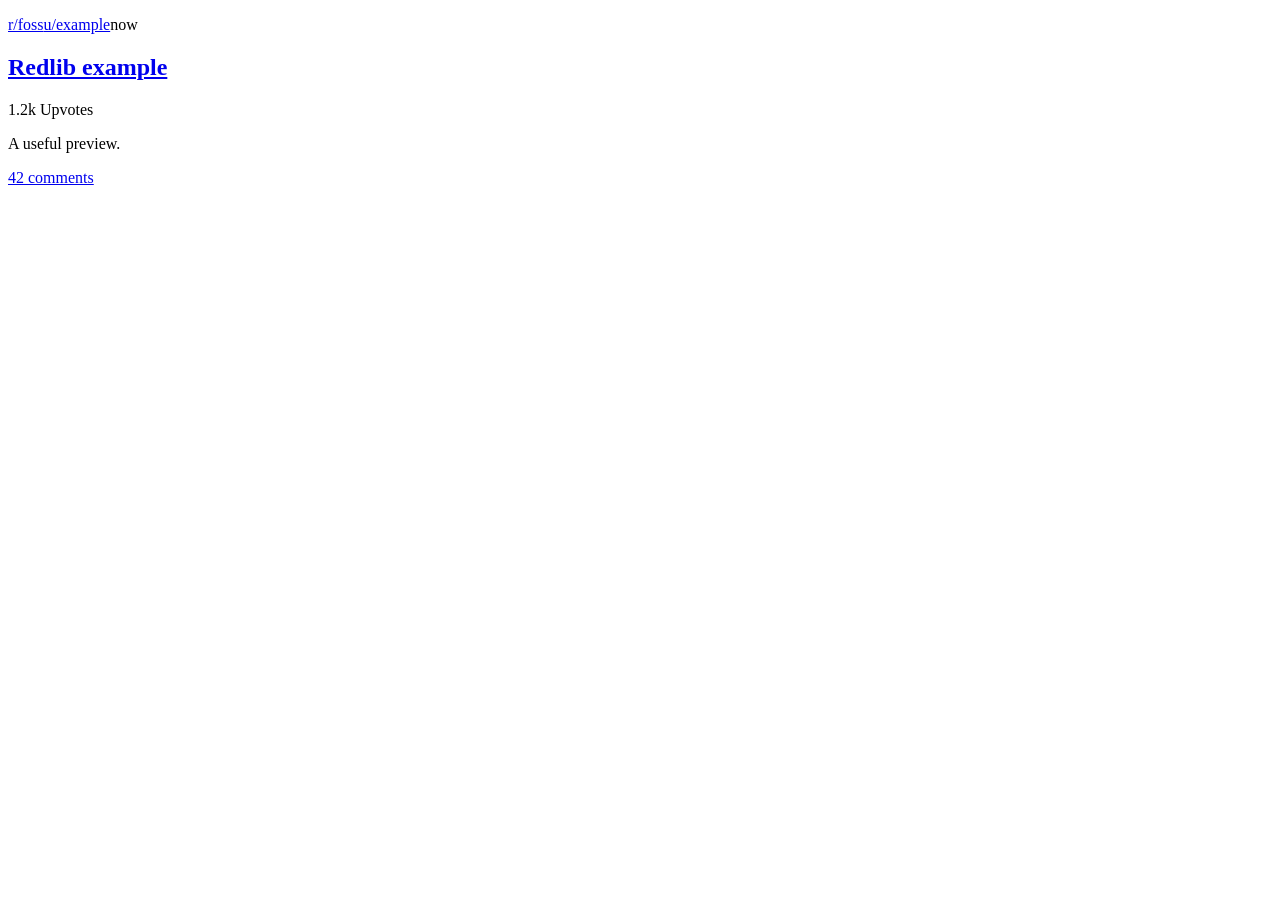
<file: skills/reddit-search/scripts/tests/fixtures/search.html>
<!doctype html>
<html><head><title>Redlib: search results - redlib</title></head><body>
<div class="post" id="abc123">
  <p class="post_header"><a class="post_subreddit" href="/r/foss">r/foss</a><a class="post_author" href="/user/example">u/example</a><span class="created" title="Sep 14 2026">now</span></p>
  <h2 class="post_title"><a href="/r/foss/comments/abc123/redlib_example/">Redlib example</a></h2>
  <div class="post_score" title="1234">1.2k <span>Upvotes</span></div>
  <div class="post_body post_preview"><p>A useful preview.</p></div>
  <a class="post_comments" href="/r/foss/comments/abc123/redlib_example/" title="42 comments">42 comments</a>
</div>
</body></html>
</file>
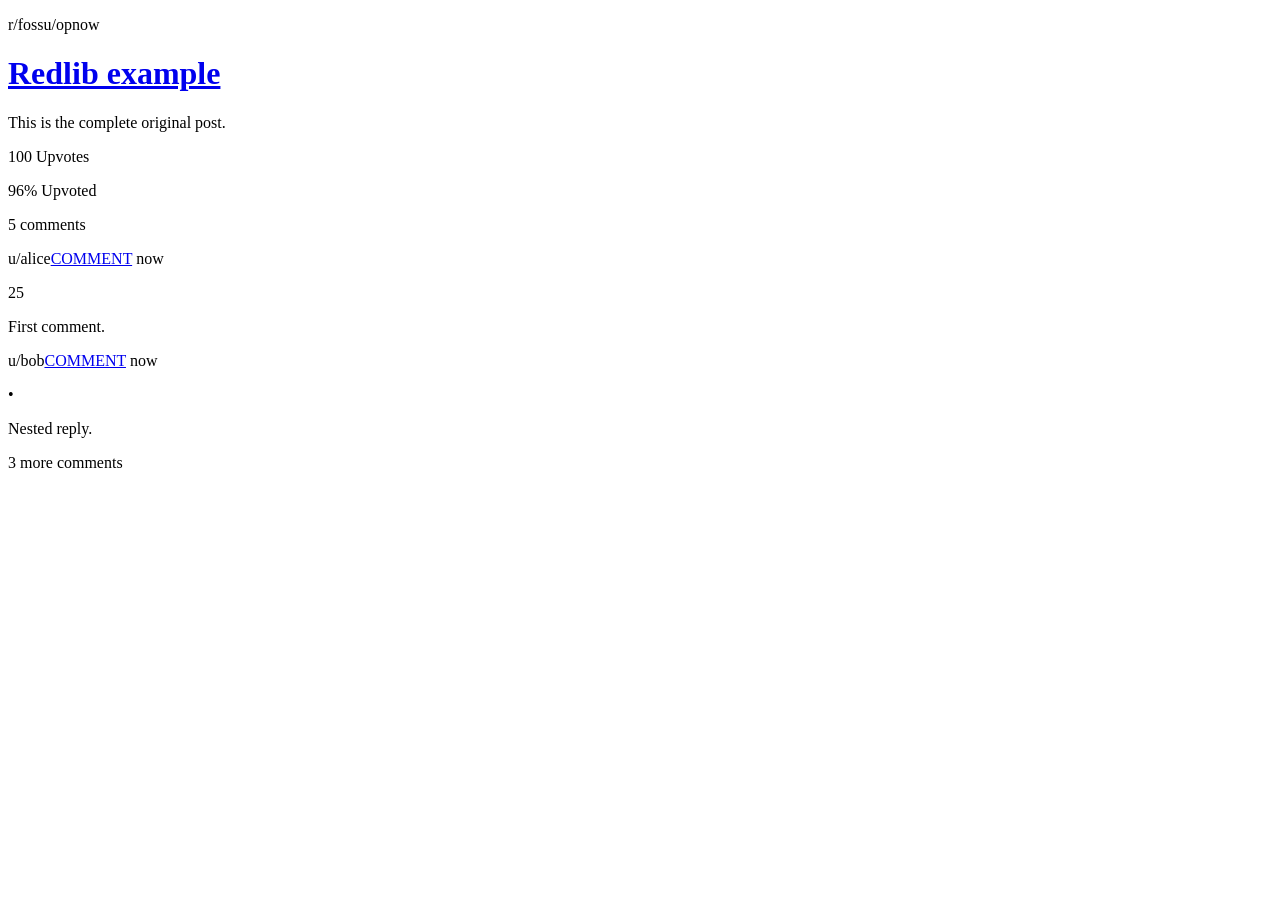
<file: skills/reddit-search/scripts/tests/fixtures/thread.html>
<!doctype html>
<html><head><title>Redlib example - r/foss</title></head><body>
<div class="post highlighted" id="abc123">
  <p class="post_header"><a class="post_subreddit">r/foss</a><a class="post_author">u/op</a><span class="created" title="Sep 14 2026">now</span></p>
  <h1 class="post_title"><a href="/r/foss/comments/abc123/redlib_example/">Redlib example</a></h1>
  <div class="post_body"><p>This is the complete original post.</p></div>
  <div class="post_score" title="100">100 Upvotes</div>
  <div class="post_footer"><p>96% <span id="upvoted">Upvoted</span></p></div>
</div>
<p id="comment_count">5 comments</p>
<div class="thread">
  <div class="comment" id="c1">
    <a class="comment_author">u/alice</a><a class="comment_link" href="/r/foss/comments/abc123/redlib_example/c1/">COMMENT</a>
    <span class="created" title="Sep 14 2026">now</span><p class="comment_score" title="25">25</p>
    <div class="comment_body"><p>First comment.</p></div>
    <div class="comment" id="c2">
      <a class="comment_author">u/bob</a><a class="comment_link" href="/r/foss/comments/abc123/redlib_example/c2/">COMMENT</a>
      <span class="created" title="Sep 14 2026">now</span><p class="comment_score" title="Hidden">•</p>
      <div class="comment_body"><p>Nested reply.</p></div>
    </div>
  </div>
  <div class="more">3 more comments</div>
</div>
</body></html>
</file>
<file: docs/style.css>
@import url('https://fonts.googleapis.com/css2?family=DM+Sans:wght@400;500;600;700&family=Manrope:wght@400;500;600;700;800&display=swap');
:root{--paper:#f5f4ee;--ink:#172c2a;--muted:#576b67;--line:#d5ddd4;--green:#cbea87;--dark:#183a34}*{box-sizing:border-box}html{scroll-behavior:smooth}body{margin:0;background:var(--paper);color:var(--ink);font:16px/1.65 'DM Sans',sans-serif}a{color:inherit;text-underline-offset:4px}button{font:inherit}h1,h2,h3{font-family:Manrope,sans-serif;line-height:1.12;letter-spacing:-.045em}h1{font-size:clamp(48px,6vw,84px);font-weight:800;margin:24px 0}h2{font-size:clamp(30px,4vw,48px);margin:12px 0 24px}h3{font-size:23px}p{margin:0 0 20px}.wrap{max-width:1180px;margin:auto;padding:0 32px}header{border-bottom:1px solid var(--line)}nav{height:90px;display:flex;align-items:center;justify-content:space-between;gap:20px}.brand{text-decoration:none;font-weight:800;font-family:Manrope,sans-serif;font-size:19px;letter-spacing:-.5px;display:flex;gap:12px;align-items:center}.mark{display:grid;place-items:center;width:36px;height:36px;background:var(--ink);color:var(--green);border-radius:10px;font-size:24px}.navlinks{display:flex;gap:28px;font-size:14px;font-weight:600}.navlinks a{text-decoration:none}.hero{display:grid;grid-template-columns:1.15fr 1fr;gap:65px;padding:80px 0 72px;align-items:center}.eyebrow{text-transform:uppercase;letter-spacing:.14em;font-size:11px;font-weight:800;color:var(--muted)}.eyebrow .dot{display:inline-block;width:7px;height:7px;border-radius:50%;background:#618f29;margin-right:8px}.lede{font-size:19px;line-height:1.6;color:var(--muted);max-width:510px}.actions{display:flex;flex-wrap:wrap;gap:12px;margin:30px 0 18px}.btn{border:1px solid var(--ink);background:var(--ink);color:white;padding:13px 22px;border-radius:8px;text-decoration:none;font-weight:600;display:inline-block;cursor:pointer}.btn.secondary{background:transparent;color:var(--ink)}.small{font-size:12px;color:var(--muted)}.evidence{background:var(--dark);color:#eef3e9;border-radius:18px;padding:28px;box-shadow:12px 16px 0 #e0e4d6;transform:rotate(1deg)}.evidence .eyebrow{color:#b5cabc}.evidence h3{font-size:22px;line-height:1.4;letter-spacing:-.025em;margin:24px 0}.evidence .query{font-size:14px;color:#c9d8ce}.evidence-row{border-top:1px solid #456057;padding:18px 0 0;margin-top:18px}.badge{background:var(--green);color:var(--ink);border-radius:30px;padding:4px 10px;font-size:11px;font-weight:700;display:inline-block}.badge.partial{background:#efdba1}.evidence-row p{font-size:13px;color:#c9d8ce;margin:10px 0 0}.evidence .foot{font-size:11px;color:#b5cabc;margin:22px 0 0}.strip{border-top:1px solid var(--line);border-bottom:1px solid var(--line);display:flex;justify-content:space-between;gap:16px;padding:22px 0;font-size:13px;font-weight:600}.section{padding:76px 0;border-bottom:1px solid var(--line)}.section-intro{max-width:680px;color:var(--muted)}.cards{display:grid;grid-template-columns:repeat(3,1fr);gap:35px;margin-top:38px}.num{font-family:Manrope,sans-serif;color:#678257;font-weight:700;font-size:13px}.cards h3{margin:16px 0}.cards p{font-size:15px;color:var(--muted)}.install-grid{display:grid;grid-template-columns:1fr 1.1fr;gap:64px}.prompt{background:white;border:1px solid var(--line);border-radius:12px;padding:26px}.prompt p{font-size:16px}.prompt .btn{font-size:13px;padding:8px 16px}.copy-status{font-size:12px;margin-left:12px;color:var(--muted)}.compat{width:100%;border-collapse:collapse;margin-top:26px}.compat th,.compat td{text-align:left;padding:18px 16px;border-bottom:1px solid var(--line);font-size:14px}.compat th{font-size:11px;text-transform:uppercase;letter-spacing:.1em;color:var(--muted)}.compat td:first-child{font-weight:700}.closing{background:var(--green);border-radius:16px;padding:38px;margin:60px 0;display:flex;justify-content:space-between;align-items:center;gap:30px}.closing h2{font-size:32px;margin:0 0 12px}.closing p{margin:0;max-width:600px}footer{padding:0 0 35px;font-size:12px;color:var(--muted);display:flex;justify-content:space-between;gap:20px}.manual{max-width:880px;margin:60px auto;padding:0 32px}.manual h1{font-size:44px}.manual h2{font-size:30px;margin-top:50px}.manual h3{font-size:23px;margin-top:32px}.manual table{border-collapse:collapse;display:block;overflow:auto}.manual td,.manual th{border:1px solid var(--line);padding:12px;text-align:left}.manual pre{padding:20px;background:#e8ece2;overflow:auto;border-radius:8px;font-size:13px}.manual code{overflow-wrap:anywhere}.manual blockquote{border-left:3px solid #8aad60;margin-left:0;padding-left:20px;color:var(--muted)}a:focus-visible,button:focus-visible{outline:3px solid #81a64a;outline-offset:5px}.manual li{margin-bottom:8px}.manual img{display:block;width:100%;max-width:100%;height:auto}
@media(max-width:800px){.hero,.install-grid{grid-template-columns:1fr;gap:36px}.hero{padding:45px 0}.evidence{transform:none}.cards{grid-template-columns:1fr;gap:12px}.strip{flex-wrap:wrap}.closing{display:block}.closing .btn{margin-top:24px}.navlinks{gap:16px}.brand{font-size:15px}.wrap{padding:0 22px}.section{padding:50px 0}.compat td,.compat th{padding:12px 8px;font-size:12px}footer{flex-wrap:wrap}}@media(prefers-reduced-motion:reduce){html{scroll-behavior:auto}}

.architecture-grid{display:grid;grid-template-columns:1fr;gap:28px;margin-top:32px}.architecture figure{margin:0;background:#fff;border:1px solid var(--line);border-radius:12px;padding:18px}.architecture img{display:block;width:100%;height:auto}.architecture figcaption{font-size:13px;color:var(--muted);padding:12px 4px 2px}.architecture-grid figure+figure{margin-top:0}
</file>
